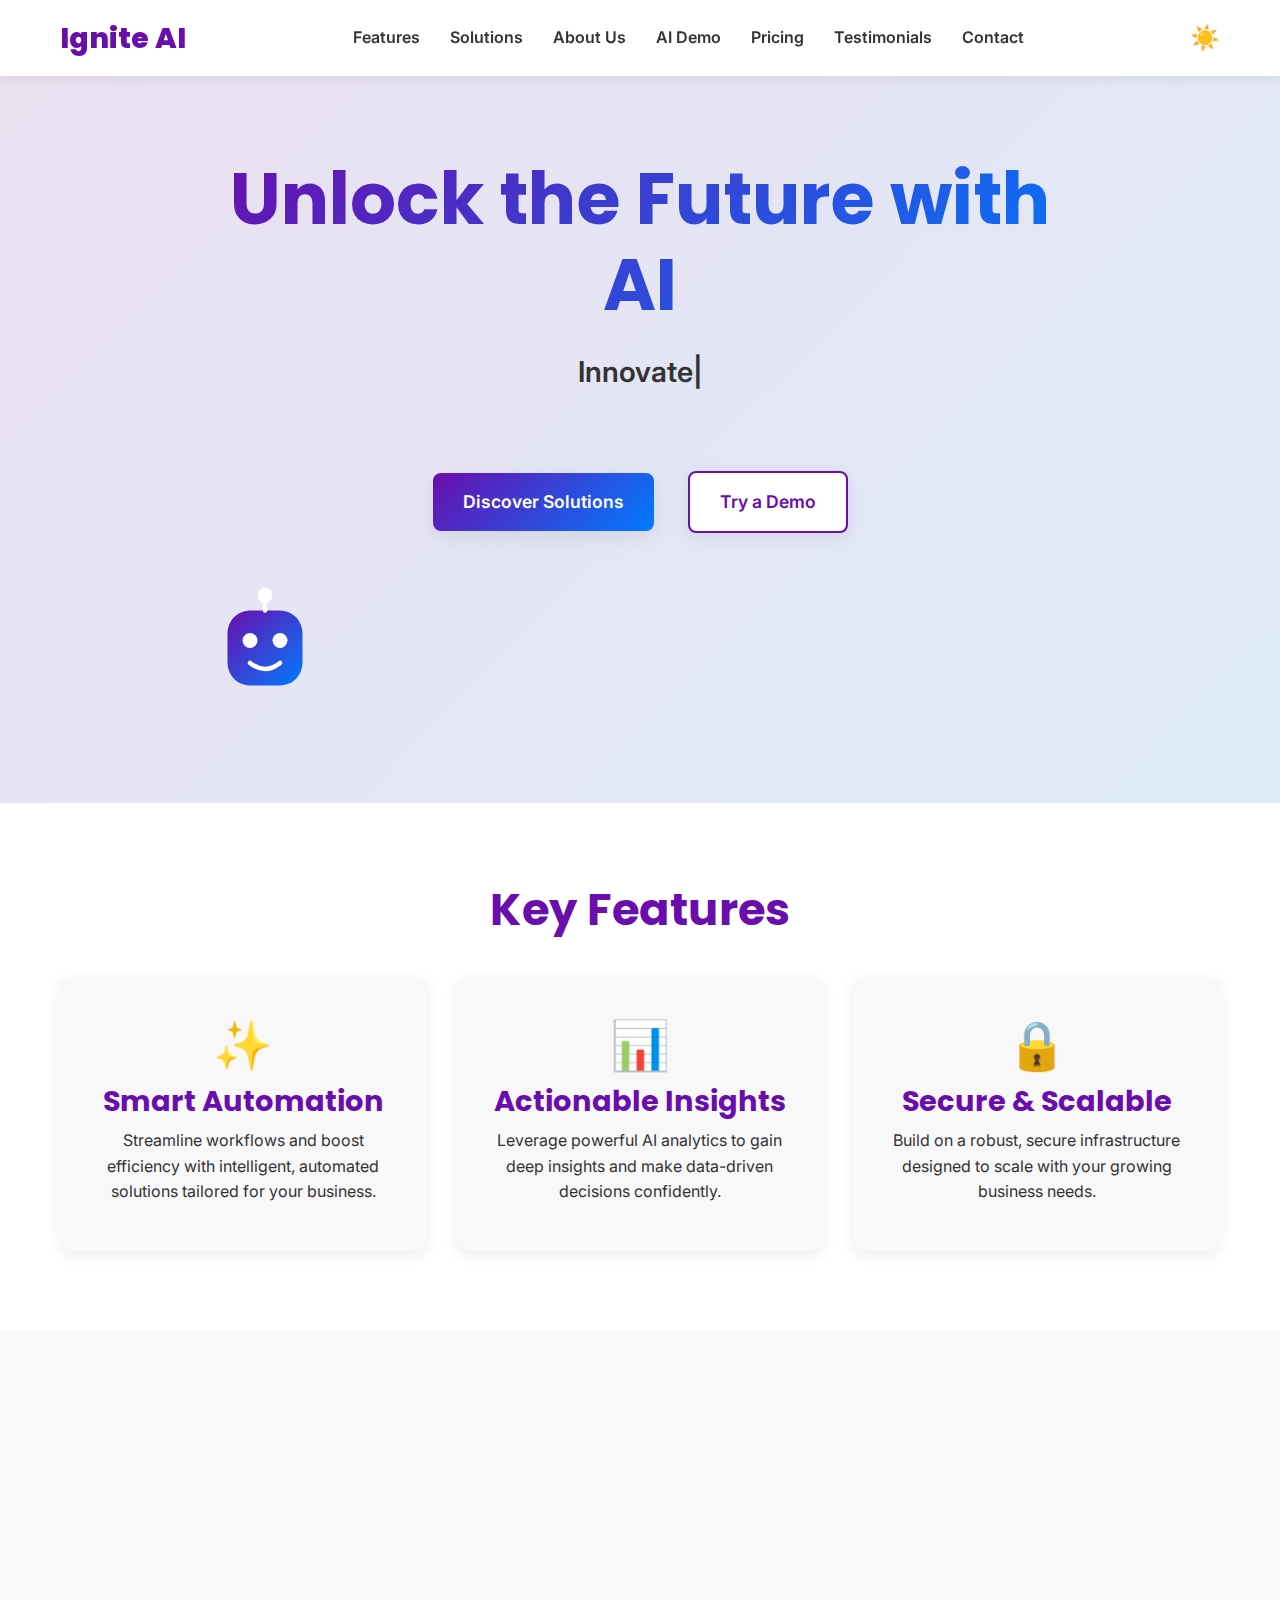
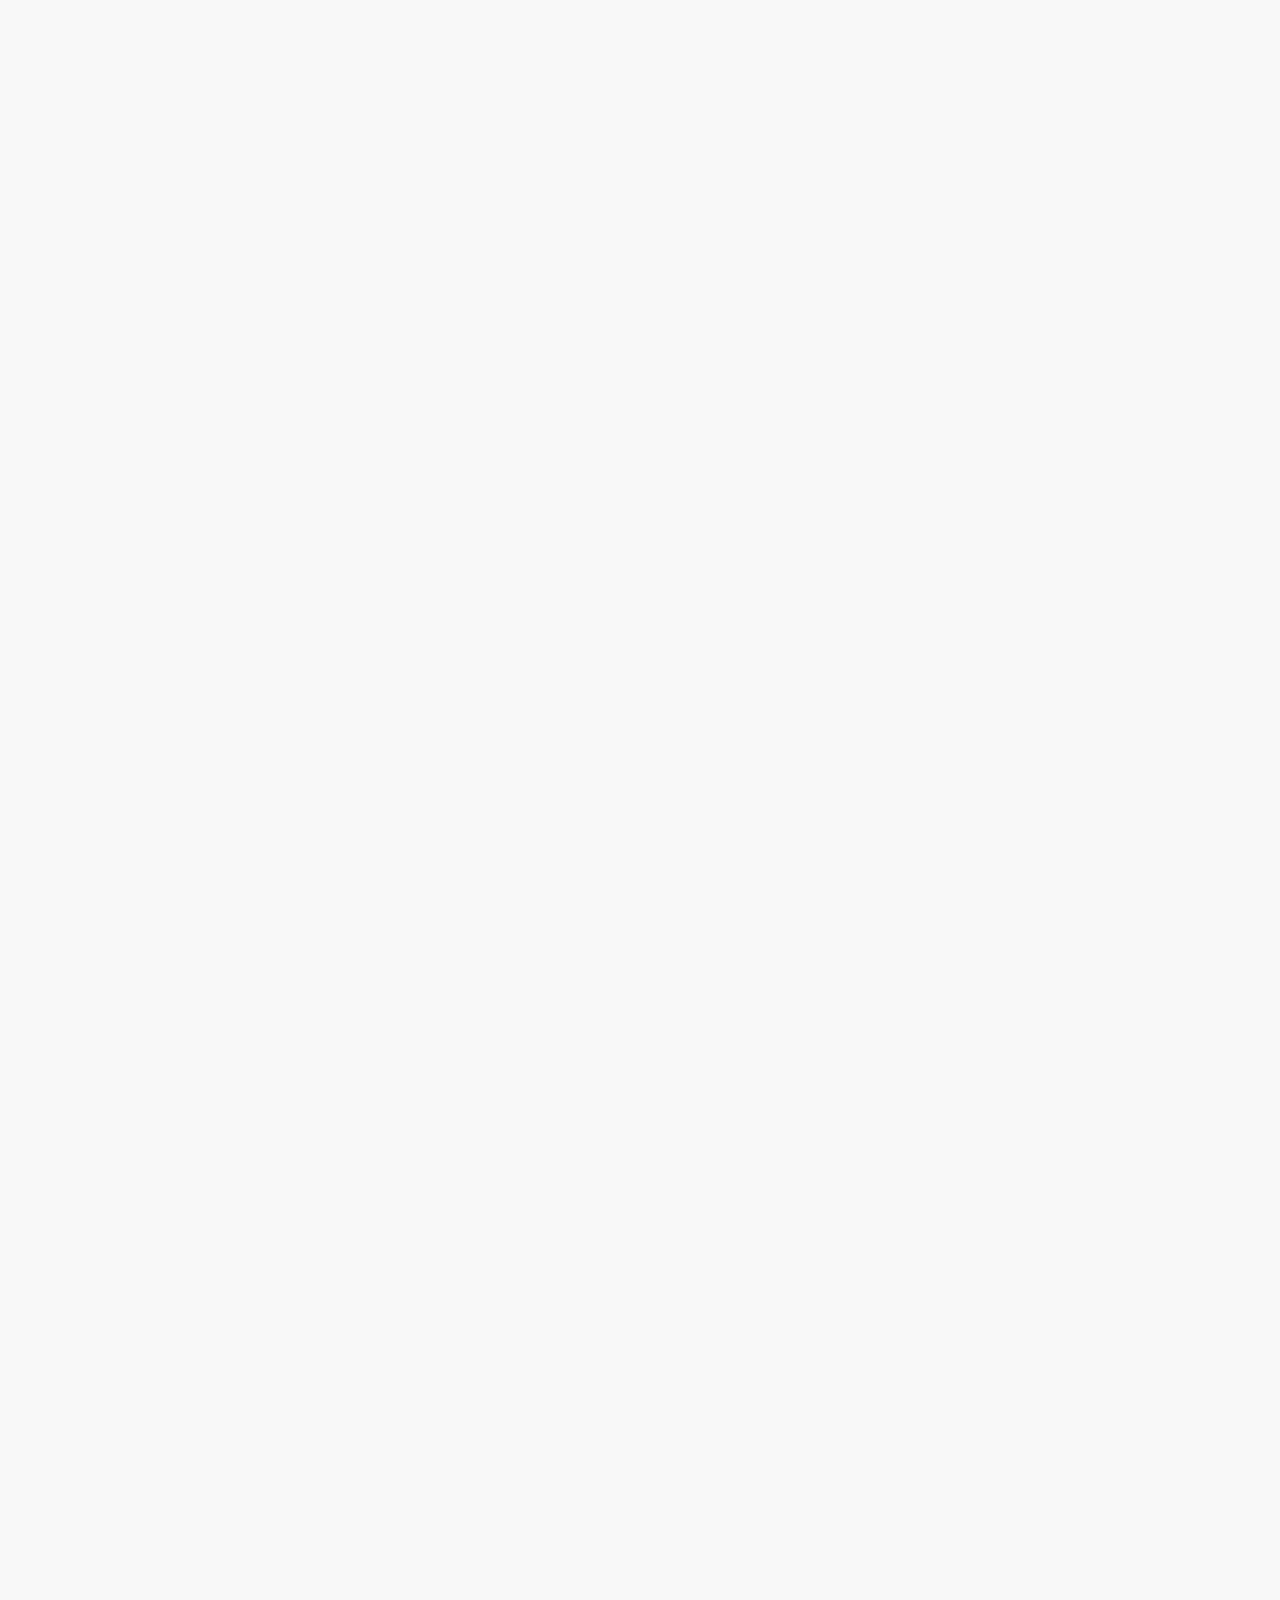
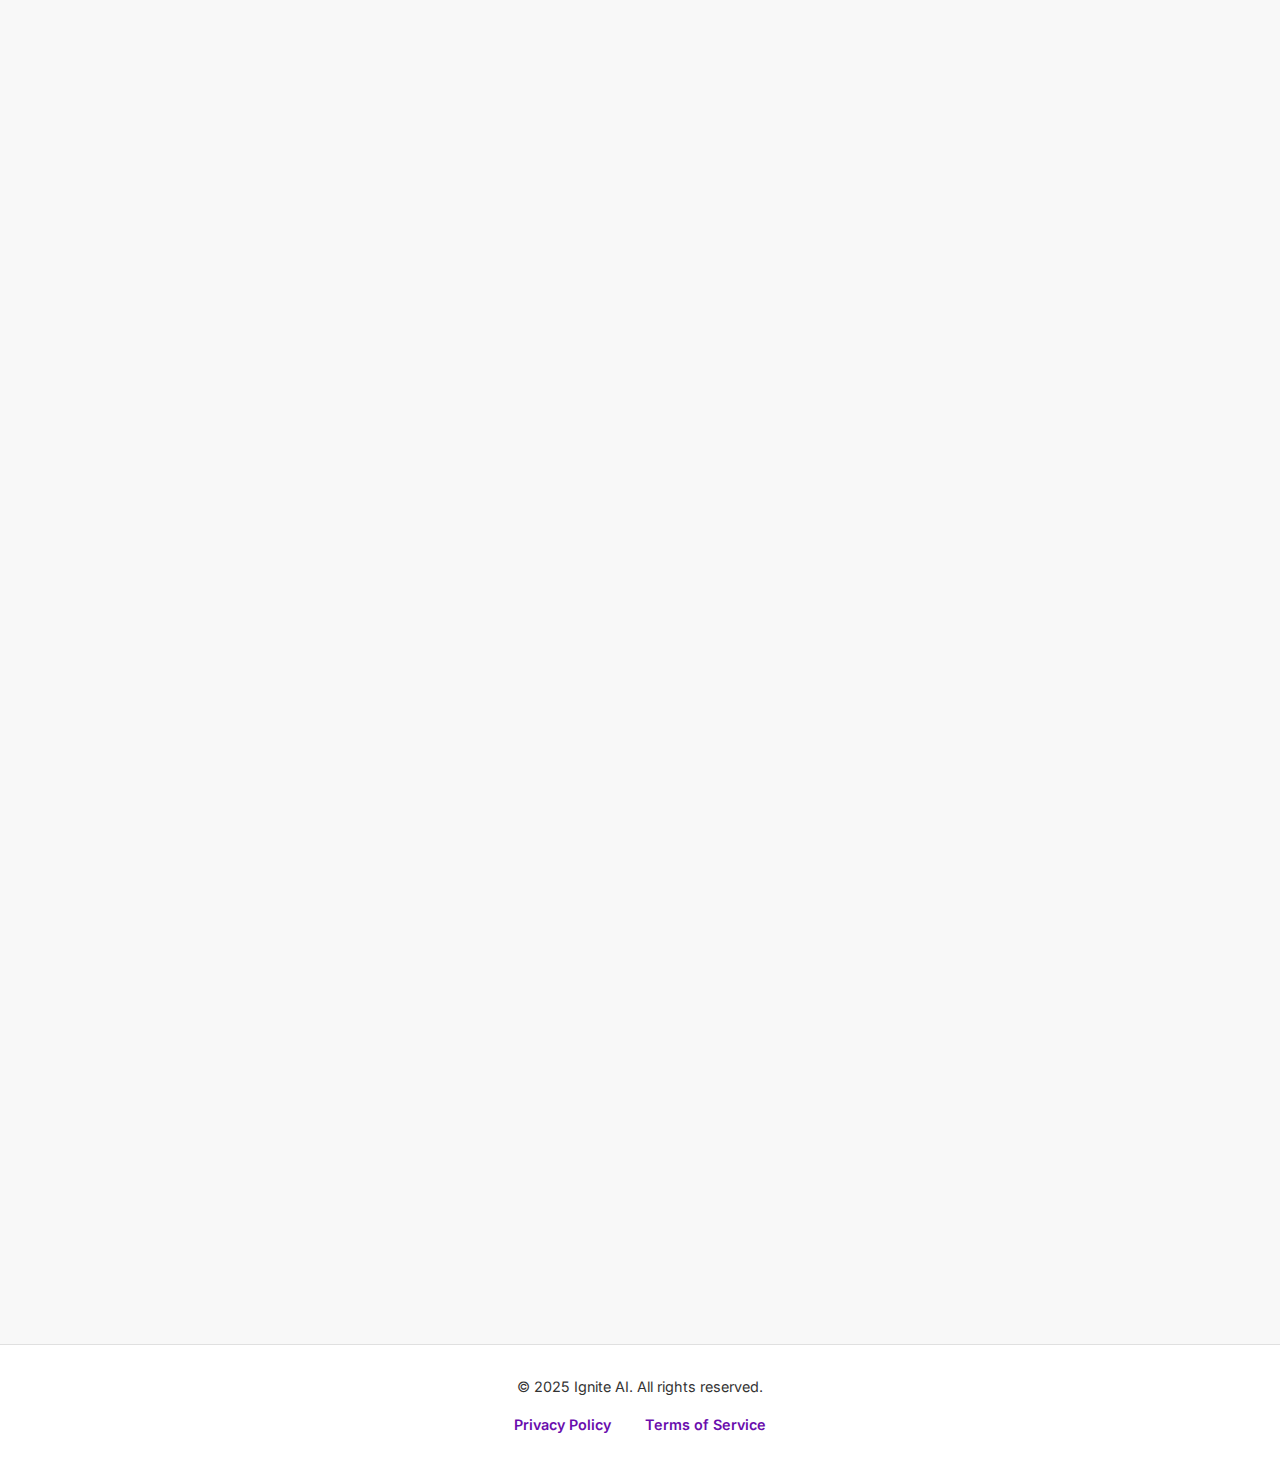
<file: index.html>
<!DOCTYPE html>
<html lang="en">
<head>
    <meta charset="UTF-8">
    <meta name="viewport" content="width=device-width, initial-scale=1.0">
    <title>Ignite AI - Smart Solutions for Tomorrow</title>
    <!-- Google Fonts: Poppins for headings, Inter for body -->
    <link href="https://fonts.googleapis.com/css2?family=Inter:wght@300;400;600;700&family=Poppins:wght@600;700;800&display=swap" rel="stylesheet">
    <!-- Link to external stylesheet -->
    <link rel="stylesheet" href="style.css">
    <!-- Font Awesome for icons -->
    <link rel="stylesheet" href="https://cdnjs.cloudflare.com/ajax/libs/font-awesome/6.0.0-beta3/css/all.min.css">
</head>
<body>
    <header class="navbar">
        <div class="container">
            <a href="#" class="logo">Ignite AI</a>
            <nav>
                <ul class="nav-links">
                    <li><a href="#features">Features</a></li>
                    <li><a href="#solutions">Solutions</a></li>
                    <li><a href="#about">About Us</a></li>
                    <li><a href="IgniteAI_AIDemo/index.html" target="_blank">AI Demo</a></li> <!-- LINK TO EXTERNAL DEMO SITE -->
                    <li><a href="#pricing">Pricing</a></li>
                    <li><a href="#testimonials">Testimonials</a></li>
                    <li><a href="#contact">Contact</a></li>
                </ul>
            </nav>
            <button id="theme-toggle" class="theme-toggle-btn" aria-label="Toggle dark mode">
                ☀️
            </button>
        </div>
    </header>

    <main id="main-content">
        <section class="hero-section">
            <div class="hero-content">
                <h1>Unlock the Future with AI</h1>
                <p class="hero-typing-text"><span id="typing-text"></span><span class="cursor">|</span></p>
                <div class="hero-actions">
                    <a href="#features" class="btn btn-primary">Discover Solutions</a>
                    <a href="IgniteAI_AIDemo/index.html" target="_blank" class="btn btn-secondary">Try a Demo</a> <!-- BUTTON LINK TO EXTERNAL DEMO SITE -->
                </div>
                <div class="ai-mascot-container">
                    <!-- AI Mascot Character SVG -->
                    <svg class="ai-mascot-svg" viewBox="0 0 100 100" xmlns="http://www.w3.org/2000/svg">
                        <defs>
                            <linearGradient id="aiGradient" x1="0%" y1="0%" x2="100%" y2="100%">
                                <stop offset="0%" style="stop-color:#6a0dad;stop-opacity:1" /> <!-- Purple -->
                                <stop offset="100%" style="stop-color:#007bff;stop-opacity:1" /> <!-- Blue -->
                            </linearGradient>
                            <linearGradient id="aiGradientDark" x1="0%" y1="0%" x2="100%" y2="100%">
                                <stop offset="0%" style="stop-color:#bb86fc;stop-opacity:1" /> <!-- Lighter Purple -->
                                <stop offset="100%" style="stop-color:#03dac6;stop-opacity:1" /> <!-- Teal -->
                            </linearGradient>
                        </defs>
                        <!-- Main Head/Body -->
                        <rect x="25" y="25" width="50" height="50" rx="15" fill="url(#aiGradient)" class="mascot-body"/>
                        <!-- Eyes -->
                        <circle cx="40" cy="45" r="5" fill="white" />
                        <circle cx="60" cy="45" r="5" fill="white" />
                        <!-- Mouth/Smile -->
                        <path d="M40 60 Q 50 68 60 60" stroke="white" stroke-width="3" fill="none" stroke-linecap="round"/>
                        <!-- Antenna -->
                        <line x1="50" y1="25" x2="50" y2="15" stroke="white" stroke-width="3" stroke-linecap="round"/>
                        <circle cx="50" cy="15" r="5" fill="white"/>
                    </svg>
                </div>
            </div>
        </section>

        <section id="features" class="features-section">
            <div class="container">
                <h2>Key Features</h2>
                <div class="features-grid">
                    <div class="feature-card reveal-item">
                        <span class="feature-icon">✨</span>
                        <h3>Smart Automation</h3>
                        <p>Streamline workflows and boost efficiency with intelligent, automated solutions tailored for your business.</p>
                    </div>
                    <div class="feature-card reveal-item">
                        <span class="feature-icon">📊</span>
                        <h3>Actionable Insights</h3>
                        <p>Leverage powerful AI analytics to gain deep insights and make data-driven decisions confidently.</p>
                    </div>
                    <div class="feature-card reveal-item">
                        <span class="feature-icon">🔒</span>
                        <h3>Secure & Scalable</h3>
                        <p>Build on a robust, secure infrastructure designed to scale with your growing business needs.</p>
                    </div>
                </div>
            </div>
        </section>

        <section id="solutions" class="solutions-section">
            <div class="container">
                <h2>AI Solutions for Your Industry</h2>
                <p class="section-description">Ignite AI empowers businesses across various sectors with targeted, intelligent solutions.</p>
                <div class="solutions-grid">
                    <div class="solution-card reveal-item">
                        <i class="fas fa-handshake solution-icon"></i>
                        <h3>Customer Service AI</h3>
                        <p>Automate inquiries, provide instant support, and enhance customer satisfaction with AI-powered chatbots and tools.</p>
                    </div>
                    <div class="solution-card reveal-item">
                        <i class="fas fa-flask solution-icon"></i>
                        <h3>Research & Development AI</h3>
                        <p>Accelerate discovery and analysis, from scientific data processing to market trend prediction.</p>
                    </div>
                    <div class="solution-card reveal-item">
                        <i class="fas fa-shield-alt solution-icon"></i>
                        <h3>Security & Fraud Detection</h3>
                        <p>Proactively identify and mitigate threats, protecting your assets with intelligent monitoring.</p>
                    </div>
                    <div class="solution-card reveal-item">
                        <i class="fas fa-chart-pie solution-icon"></i>
                        <h3>Financial Analysis AI</h3>
                        <p>Gain predictive insights into market movements, risk assessment, and investment opportunities.</p>
                    </div>
                </div>
            </div>
        </section>

        <section id="about" class="about-section">
            <div class="container">
                <h2>About Ignite AI</h2>
                <div class="about-content">
                    <div class="about-text-content reveal-item">
                        <p>Ignite AI was founded on the principle that artificial intelligence should be accessible and beneficial for businesses of all sizes. We believe in harnessing the power of AI to drive innovation, improve efficiency, and unlock new growth opportunities for our clients.</p>
                        <p>Our team comprises leading AI researchers, data scientists, and software engineers dedicated to building intelligent solutions that are not just cutting-edge but also practical and impactful. We are committed to ethical AI development and ensuring our technologies contribute positively to your success.</p>
                        <a href="#contact" class="btn btn-primary btn-small">Join Our Mission</a>
                    </div>
                    <div class="about-vision-graphic reveal-item">
                        <!-- Simple graphic representing growth/connection/AI -->
                        <svg viewBox="0 0 100 100" xmlns="http://www.w3.org/2000/svg">
                            <defs>
                                <linearGradient id="aboutGradientLight" x1="0%" y1="0%" x2="100%" y2="100%">
                                    <stop offset="0%" style="stop-color:#007bff;stop-opacity:1" />
                                    <stop offset="100%" style="stop-color:#6a0dad;stop-opacity:1" />
                                </linearGradient>
                                <linearGradient id="aboutGradientDark" x1="0%" y1="0%" x2="100%" y2="100%">
                                    <stop offset="0%" style="stop-color:#03dac6;stop-opacity:1" />
                                    <stop offset="100%" style="stop-color:#bb86fc;stop-opacity:1" />
                                </linearGradient>
                            </defs>
                            <rect x="10" y="70" width="15" height="20" fill="url(#aboutGradientLight)" class="about-graphic-shape"/>
                            <rect x="30" y="50" width="15" height="40" fill="url(#aboutGradientLight)" class="about-graphic-shape"/>
                            <rect x="50" y="30" width="15" height="60" fill="url(#aboutGradientLight)" class="about-graphic-shape"/>
                            <rect x="70" y="10" width="15" height="80" fill="url(#aboutGradientLight)" class="about-graphic-shape"/>
                            <circle cx="75" cy="15" r="8" fill="white" stroke="url(#aboutGradientLight)" stroke-width="2"/>
                            <line x1="70" y1="20" x2="65" y2="30" stroke="white" stroke-width="2" />
                            <line x1="75" y1="20" x2="80" y2="30" stroke="white" stroke-width="2" />
                        </svg>
                    </div>
                </div>
            </div>
        </section>

        <!-- Pricing Section -->
        <section id="pricing" class="pricing-section">
            <div class="container">
                <h2>Flexible Pricing Plans</h2>
                <p class="section-description">Choose the plan that best fits your business needs and scale with Ignite AI.</p>
                <div class="pricing-grid">
                    <div class="pricing-card reveal-item">
                        <h3>Standard</h3>
                        <div class="price"><span>$</span>99<span>/month</span></div>
                        <ul>
                            <li><i class="fas fa-check-circle"></i> Core AI Automation Suite</li>
                            <li><i class="fas fa-check-circle"></i> Basic Analytics Dashboard</li>
                            <li><i class="fas fa-check-circle"></i> Email Support</li>
                            <li><i class="fas fa-times-circle cross"></i> Advanced Customization</li>
                            <li><i class="fas fa-times-circle cross"></i> Dedicated Account Manager</li>
                        </ul>
                        <a href="#contact" class="btn btn-secondary">Get Started</a>
                    </div>
                    <div class="pricing-card featured-card reveal-item">
                        <h3>Premium</h3>
                        <div class="price"><span>$</span>299<span>/month</span></div>
                        <ul>
                            <li><i class="fas fa-check-circle"></i> All Standard Features</li>
                            <li><i class="fas fa-check-circle"></i> Advanced AI Models & Insights</li>
                            <li><i class="fas fa-check-circle"></i> Priority Chat Support</li>
                            <li><i class="fas fa-check-circle"></i> Limited Custom Integrations</li>
                            <li><i class="fas fa-times-circle cross"></i> Enterprise-Grade Security</li>
                        </ul>
                        <a href="#contact" class="btn btn-primary">Go Premium</a>
                    </div>
                    <div class="pricing-card reveal-item">
                        <h3>Enterprise</h3>
                        <div class="price"><span>Custom</span></div>
                        <ul>
                            <li><i class="fas fa-check-circle"></i> All Premium Features</li>
                            <li><i class="fas fa-check-circle"></i> Fully Tailored AI Solutions</li>
                            <li><i class="fas fa-check-circle"></i> 24/7 Dedicated Support</li>
                            <li><i class="fas fa-check-circle"></i> On-Premise Deployment Options</li>
                            <li><i class="fas fa-check-circle"></i> Custom AI Model Training</li>
                        </ul>
                        <a href="#contact" class="btn btn-secondary">Contact Sales</a>
                    </div>
                </div>
            </div>
        </section>

        <section id="testimonials" class="testimonials-section">
            <div class="container">
                <h2>What Our Clients Say</h2>
                <div class="testimonial-carousel">
                    <div class="testimonial-slide">
                        <p class="testimonial-text">"Ignite AI transformed our data analysis process. The insights are invaluable!"</p>
                        <p class="testimonial-author">- Jane Doe, CEO of InnovateCorp</p>
                    </div>
                    <div class="testimonial-slide">
                        <p class="testimonial-text">"Seamless integration and incredible efficiency gains. Highly recommend Ignite AI!"</p>
                        <p class="testimonial-author">- John Smith, Founder of NextGen Solutions</p>
                    </div>
                    <div class="testimonial-slide">
                        <p class="testimonial-text">"Their automation tools are game-changers. Our team productivity soared!"</p>
                        <p class="testimonial-author">- Emily White, Operations Director</p>
                    </div>
                </div>
                <div class="carousel-controls" id="testimonial-dots">
                    <span class="carousel-dot active" data-slide-index="0"></span>
                    <span class="carousel-dot" data-slide-index="1"></span>
                    <span class="carousel-dot" data-slide-index="2"></span>
                </div>
            </div>
        </section>

        <section id="contact" class="cta-section">
            <div class="container">
                <h2>Ready to Ignite Your Business?</h2>
                <p>Contact us today for a free consultation and see how our AI solutions can empower your future.</p>
                <a href="mailto:ultrawebexperience@gmail.com" class="btn btn-secondary">Get in Touch</a>
            </div>
        </section>
    </main>

    <footer>
        <div class="container">
            <p>&copy; 2025 Ignite AI. All rights reserved.</p>
            <div class="footer-links">
                <a href="#">Privacy Policy</a>
                <a href="#">Terms of Service</a>
            </div>
        </div>
    </footer>

    <!-- Link to external JavaScript file -->
    <script src="script.js"></script>
</body>
</html>
</file>
<file: style.css>
/* CSS Variables for easy themeing and consistency */
:root {
    --primary-color: #6a0dad; /* Deep Purple */
    --secondary-color: #007bff; /* Bright Blue */
    --accent-color: #ff6347; /* Tomato */
    --text-color: #333;
    --background-color: #f8f8f8;
    --card-bg-color: #ffffff;
    --border-color: #e0e0e0;
    --shadow-light: rgba(0, 0, 0, 0.08);
    --shadow-medium: rgba(0, 0, 0, 0.15);
    --gradient-1: linear-gradient(135deg, var(--primary-color) 0%, var(--secondary-color) 100%);
    --gradient-2: linear-gradient(135deg, var(--accent-color) 0%, #ff8c00 100%); /* Darker orange */
    --transition-speed: 0.3s;
    --border-radius: 12px;
    --padding-section: 80px;
    --gap-grid: 30px;
}

/* Dark Theme Variables */
body.dark-theme {
    --primary-color: #bb86fc; /* Lighter Purple */
    --secondary-color: #03dac6; /* Teal */
    --accent-color: #ffab00; /* Amber */
    --text-color: #e0e0e0;
    --background-color: #121212;
    --card-bg-color: #1f1f1f;
    --border-color: #333333;
    --shadow-light: rgba(255, 255, 255, 0.05);
    --shadow-medium: rgba(255, 255, 255, 0.1);
    --gradient-1: linear-gradient(135deg, var(--primary-color) 0%, var(--secondary-color) 100%);
    --gradient-2: linear-gradient(135deg, var(--accent-color) 0%, #ffa000 100%); /* Slightly darker amber */
}

/* Base Styles */
* {
    box-sizing: border-box;
    margin: 0;
    padding: 0;
}

html {
    scroll-behavior: smooth;
}

body {
    font-family: 'Inter', sans-serif;
    color: var(--text-color);
    background-color: var(--background-color);
    line-height: 1.6;
    transition: background-color var(--transition-speed), color var(--transition-speed);
    min-height: 100vh;
    display: flex;
    flex-direction: column;
}

.container {
    max-width: 1200px;
    margin: 0 auto;
    padding: 0 20px;
}

section {
    padding: var(--padding-section) 0;
    opacity: 0; /* For scroll reveal */
    transform: translateY(20px); /* For scroll reveal */
    transition: opacity 0.8s ease-out, transform 0.8s ease-out;
}

section.visible {
    opacity: 1;
    transform: translateY(0);
}

h1, h2, h3, h4, h5, h6 {
    font-family: 'Poppins', sans-serif;
    color: var(--primary-color);
    margin-bottom: 20px;
    line-height: 1.2;
}

h1 { font-size: 3.8em; }
h2 { font-size: 2.8em; text-align: center; margin-bottom: 40px; }
h3 { font-size: 1.8em; }

p {
    margin-bottom: 1em;
}

a {
    color: var(--primary-color);
    text-decoration: none;
    transition: color var(--transition-speed);
}

a:hover {
    color: var(--accent-color);
}

/* Buttons */
.btn {
    display: inline-block;
    padding: 15px 30px;
    border-radius: 8px;
    text-decoration: none;
    font-weight: 600;
    transition: all var(--transition-speed) ease;
    text-align: center;
    border: none;
    cursor: pointer;
    font-size: 1.1em;
}

.btn-primary {
    background: var(--gradient-1);
    color: white;
    box-shadow: 0 6px 20px var(--shadow-light);
}

.btn-primary:hover {
    background: var(--gradient-2);
    transform: translateY(-3px);
    box-shadow: 0 8px 25px var(--shadow-medium);
}

.btn-secondary {
    background-color: var(--card-bg-color);
    color: var(--primary-color);
    border: 2px solid var(--primary-color);
    box-shadow: 0 4px 15px var(--shadow-light);
}

.btn-secondary:hover {
    background-color: var(--primary-color);
    color: white;
    transform: translateY(-3px);
    box-shadow: 0 6px 20px var(--shadow-medium);
}

.btn-small {
    padding: 10px 20px;
    font-size: 0.9em;
}

/* Navbar */
.navbar {
    background-color: var(--card-bg-color);
    padding: 15px 0;
    box-shadow: 0 2px 10px var(--shadow-light);
    position: sticky;
    top: 0;
    z-index: 1000;
}

.navbar .container {
    display: flex;
    justify-content: space-between;
    align-items: center;
    flex-wrap: wrap;
}

.navbar .logo {
    font-family: 'Poppins', sans-serif;
    font-size: 1.8em;
    font-weight: 800;
    color: var(--primary-color);
    text-decoration: none;
}

.nav-links {
    list-style: none;
    display: flex;
    gap: 30px;
}

.nav-links a {
    font-weight: 600;
    position: relative;
    padding-bottom: 5px;
    color: var(--text-color);
}

.nav-links a::after {
    content: '';
    position: absolute;
    width: 0%;
    height: 3px;
    background-color: var(--accent-color);
    bottom: 0;
    left: 50%;
    transform: translateX(-50%);
    transition: width var(--transition-speed);
}

.nav-links a:hover::after {
    width: 100%;
}

.theme-toggle-btn {
    background: none;
    border: none;
    font-size: 1.5em;
    cursor: pointer;
    color: var(--text-color);
    transition: transform 0.3s ease;
}

.theme-toggle-btn:hover {
    transform: scale(1.1);
    color: var(--primary-color);
}

/* Hero Section */
.hero-section {
    background: linear-gradient(135deg, rgba(106, 13, 173, 0.1), rgba(0, 123, 255, 0.1)), var(--background-color);
    padding: var(--padding-section) 20px;
    text-align: center;
    display: flex;
    flex-direction: column;
    justify-content: center;
    align-items: center;
    min-height: 80vh; /* Make it take up most of the viewport height */
    position: relative;
    overflow: hidden;
}

.hero-content {
    max-width: 900px;
    z-index: 2;
}

.hero-content h1 {
    font-size: 4.5em;
    margin-bottom: 20px;
    background: var(--gradient-1);
    -webkit-background-clip: text;
    -webkit-text-fill-color: transparent;
    background-clip: text;
    text-fill-color: transparent;
}

.hero-typing-text {
    font-size: 1.8em;
    font-weight: 600;
    min-height: 2.5em; /* Prevent layout shift during typing */
    margin-bottom: 30px;
    color: var(--text-color);
}

.hero-actions .btn {
    margin: 0 15px;
    margin-top: 20px;
}

/* AI Mascot Character */
.ai-mascot-container {
    width: 150px;
    height: 150px;
    margin-top: 40px;
    position: relative;
}

.ai-mascot-svg {
    width: 100%;
    height: 100%;
    transform-origin: center bottom;
    transition: transform 0.5s ease-out;
}
/* Simple hover animation for the mascot */
.ai-mascot-container:hover .ai-mascot-svg {
    transform: translateY(-10px) rotate(-5deg);
}

/* Features Section */
.features-section {
    background-color: var(--card-bg-color);
    text-align: center;
}

.features-grid {
    display: grid;
    grid-template-columns: repeat(auto-fit, minmax(300px, 1fr));
    gap: var(--gap-grid);
}

.feature-card {
    background-color: var(--background-color);
    padding: 30px;
    border-radius: var(--border-radius);
    box-shadow: 0 4px 15px var(--shadow-light);
    transition: transform var(--transition-speed), box-shadow var(--transition-speed);
}

.feature-card:hover {
    transform: translateY(-5px);
    box-shadow: 0 6px 20px var(--shadow-medium);
}

.feature-icon {
    font-size: 3em;
    color: var(--primary-color);
    margin-bottom: 15px;
}

.feature-card h3 {
    margin-top: 0;
    margin-bottom: 10px;
    color: var(--primary-color);
}

.feature-card p {
    color: var(--text-color);
}

/* Solutions Section */
.solutions-section {
    background-color: var(--background-color);
}

.solutions-grid {
    display: grid;
    grid-template-columns: repeat(auto-fit, minmax(280px, 1fr));
    gap: var(--gap-grid);
}

.solution-card {
    background-color: var(--card-bg-color);
    padding: 30px;
    border-radius: var(--border-radius);
    box-shadow: 0 4px 15px var(--shadow-light);
    text-align: center;
    transition: transform var(--transition-speed), box-shadow var(--transition-speed);
}

.solution-card:hover {
    transform: translateY(-8px);
    box-shadow: 0 8px 25px var(--shadow-medium);
}

.solution-icon {
    font-size: 3.5em;
    color: var(--secondary-color);
    margin-bottom: 20px;
}

.solution-card h3 {
    margin-top: 0;
    margin-bottom: 15px;
    color: var(--primary-color);
}

.solution-card p {
    color: var(--text-color);
    font-size: 0.95em;
}

/* About Us Section */
.about-section {
    background-color: var(--card-bg-color);
    text-align: center;
}

.about-content {
    display: flex;
    flex-wrap: wrap;
    align-items: center;
    gap: var(--gap-grid);
}

.about-text-content {
    flex: 1;
    min-width: 300px;
    text-align: left;
}

.about-text-content p {
    margin-bottom: 15px;
    color: var(--text-color);
}

.about-vision-graphic {
    flex: 1;
    min-width: 250px;
    height: 250px;
    position: relative;
    padding: 20px;
    display: flex;
    justify-content: center;
    align-items: center;
}

.about-vision-graphic svg {
    width: 100%;
    height: 100%;
    animation: pulseGraphic 2s ease-in-out infinite alternate;
}

@keyframes pulseGraphic {
    0% { transform: scale(1); opacity: 0.8; }
    100% { transform: scale(1.05); opacity: 1; }
}

body.dark-theme .about-graphic-shape {
    fill: url(#aboutGradientDark); /* Ensure dark theme gradient is applied */
}


/* Pricing Section Styles */
.pricing-section {
    background-color: var(--background-color);
    text-align: center;
}

.pricing-grid {
    display: grid;
    grid-template-columns: repeat(auto-fit, minmax(300px, 1fr));
    gap: var(--gap-grid);
    align-items: stretch; /* Ensure cards have same height */
}

.pricing-card {
    background-color: var(--card-bg-color);
    padding: 30px;
    border-radius: var(--border-radius);
    box-shadow: 0 4px 15px var(--shadow-light);
    text-align: center;
    transition: transform var(--transition-speed), box-shadow var(--transition-speed);
    display: flex;
    flex-direction: column;
}

.pricing-card:hover {
    transform: translateY(-8px) scale(1.02);
    box-shadow: 0 8px 25px var(--shadow-medium);
}

.pricing-card h3 {
    margin-top: 0;
    font-size: 2em;
    color: var(--primary-color);
    margin-bottom: 15px;
}

.pricing-card .price {
    font-size: 3.5em;
    font-weight: 800;
    color: var(--secondary-color);
    margin-bottom: 25px;
}

.pricing-card .price span {
    font-size: 0.5em; /* For currency symbol and /month */
    font-weight: 600;
    vertical-align: middle;
}

.pricing-card ul {
    list-style: none;
    padding: 0;
    margin-bottom: 30px;
    flex-grow: 1; /* Pushes button to bottom */
}

.pricing-card ul li {
    font-size: 1.1em;
    padding: 8px 0;
    color: var(--text-color);
    display: flex;
    align-items: center;
    justify-content: center;
}

.pricing-card ul li i {
    margin-right: 10px;
    color: var(--primary-color);
}

.pricing-card ul li i.cross {
    color: #dc3545; /* Red for excluded features */
}

.pricing-card .btn {
    margin-top: auto; /* Push button to bottom */
    width: 90%;
    max-width: 250px;
    margin-left: auto;
    margin-right: auto;
}

.pricing-card.featured-card {
    background: linear-gradient(135deg, var(--primary-color), var(--secondary-color));
    color: white;
    transform: scale(1.05); /* Highlight featured card */
    box-shadow: 0 10px 30px rgba(0,0,0,0.25);
    z-index: 10;
}
.pricing-card.featured-card h3,
.pricing-card.featured-card .price,
.pricing-card.featured-card .price span,
body.dark-theme .pricing-card.featured-card h3,
body.dark-theme .pricing-card.featured-card .price,
body.dark-theme .pricing-card.featured-card .price span {
    color: white; /* Ensure text is white on featured card */
}

.pricing-card.featured-card ul li {
    color: rgba(255, 255, 255, 0.9);
}
.pricing-card.featured-card ul li i {
    color: var(--accent-color); /* Use accent for checks on featured card */
}
.pricing-card.featured-card ul li i.cross {
    color: #f0f0f0; /* Light gray for crosses on featured card */
}

.pricing-card.featured-card .btn {
    background-color: var(--accent-color);
    color: var(--text-color);
}
.pricing-card.featured-card .btn:hover {
    background-color: #e6b100;
}

/* Testimonials Section */
.testimonials-section {
    background: linear-gradient(135deg, rgba(106, 13, 173, 0.05), rgba(0, 123, 255, 0.05)), var(--background-color);
    text-align: center;
}

.testimonial-carousel {
    display: flex;
    overflow: hidden;
    width: 100%;
    margin: 0 auto;
    position: relative;
    border-radius: var(--border-radius);
}

.testimonial-slide {
    min-width: 100%;
    box-sizing: border-box;
    background-color: var(--card-bg-color);
    padding: 40px;
    border-radius: var(--border-radius);
    box-shadow: 0 5px 20px var(--shadow-light);
    display: flex;
    flex-direction: column;
    align-items: center;
    justify-content: center;
    text-align: center;
    transition: transform 0.5s ease-in-out;
}

.testimonial-text {
    font-size: 1.2em;
    font-style: italic;
    margin-bottom: 20px;
    max-width: 800px;
    color: var(--text-color);
}

.testimonial-author {
    font-weight: 700;
    color: var(--primary-color);
}

.carousel-controls {
    margin-top: 30px;
}

.carousel-dot {
    width: 12px;
    height: 12px;
    border-radius: 50%;
    background-color: var(--border-color);
    display: inline-block;
    margin: 0 8px;
    cursor: pointer;
    transition: background-color 0.3s ease;
}

.carousel-dot.active {
    background-color: var(--primary-color);
}

/* CTA Section */
.cta-section {
    background: var(--gradient-1);
    color: white;
    text-align: center;
    padding: var(--padding-section) 20px;
}

.cta-section h2 {
    color: white;
    font-size: 2.5em;
    margin-bottom: 25px;
}

.cta-section p {
    font-size: 1.2em;
    margin-bottom: 40px;
    max-width: 800px;
    margin-left: auto;
    margin-right: auto;
    color: rgba(255, 255, 255, 0.9);
}

/* Footer */
footer {
    background-color: var(--card-bg-color);
    color: var(--text-color);
    padding: 30px 0;
    text-align: center;
    font-size: 0.9em;
    border-top: 1px solid var(--border-color);
    margin-top: auto;
}

.footer-links a {
    margin: 0 15px;
    color: var(--primary-color);
    font-weight: 600;
}

/* Responsive Design */
@media (max-width: 1024px) {
    h1 { font-size: 3.5em; }
    h2 { font-size: 2.2em; }
    .hero-typing-text { font-size: 1.5em; }
    .btn { padding: 12px 25px; font-size: 1em; }
    section { padding: 60px 0; }
    .about-text-content { text-align: center; }
    .about-vision-graphic { margin: 30px auto; } /* Center graphic when stacked */
}

@media (max-width: 768px) {
    .navbar .container {
        flex-direction: column;
        gap: 15px;
    }
    .nav-links {
        flex-wrap: wrap;
        justify-content: center;
        gap: 20px;
    }
    .nav-links li {
        margin: 0;
    }
    h1 { font-size: 2.8em; }
    .hero-typing-text { font-size: 1.2em; }
    .hero-actions .btn {
        display: block;
        width: 80%;
        margin: 15px auto;
    }
    .ai-mascot-container {
        width: 100px;
        height: 100px;
    }
    h2 { font-size: 2em; }
    h3 { font-size: 1.6em; }
    .features-grid, .solutions-grid, .about-content, .pricing-grid { /* Added pricing-grid */
        grid-template-columns: 1fr;
    }
    .feature-card, .solution-card, .pricing-card { /* Removed .ai-demo-box from here */
        padding: 25px;
    }
    .testimonial-slide {
        padding: 30px;
    }
    .testimonial-text { font-size: 1em; }
    .cta-section h2 { font-size: 2em; }
    .cta-section p { font-size: 1em; }
    .footer-links {
        display: flex;
        flex-direction: column;
        gap: 10px;
    }
    .footer-links a {
        margin: 0;
    }
    section {
        padding: 40px 0;
    }
    .about-vision-graphic {
        width: 200px;
        height: 200px;
    }
    .pricing-card.featured-card { /* Adjust featured card transform on smaller screens */
        transform: scale(1.02);
    }
}

@media (max-width: 480px) {
    .container {
        padding: 0 15px;
    }
    h1 { font-size: 2.2em; }
    .hero-typing-text { font-size: 1em; }
    .navbar .logo { font-size: 1.5em; }
    .btn { padding: 10px 20px; font-size: 0.9em; }
    h2 { font-size: 1.8em; }
    h3 { font-size: 1.4em; }
    .section-description {
        font-size: 0.9em;
        margin-bottom: 40px;
    }
    .pricing-card h3 { font-size: 1.8em; } /* Smaller pricing heading */
    .pricing-card .price { font-size: 3em; } /* Smaller price text */
    .pricing-card ul li { font-size: 0.9em; } /* Smaller list items */
}
</file>
